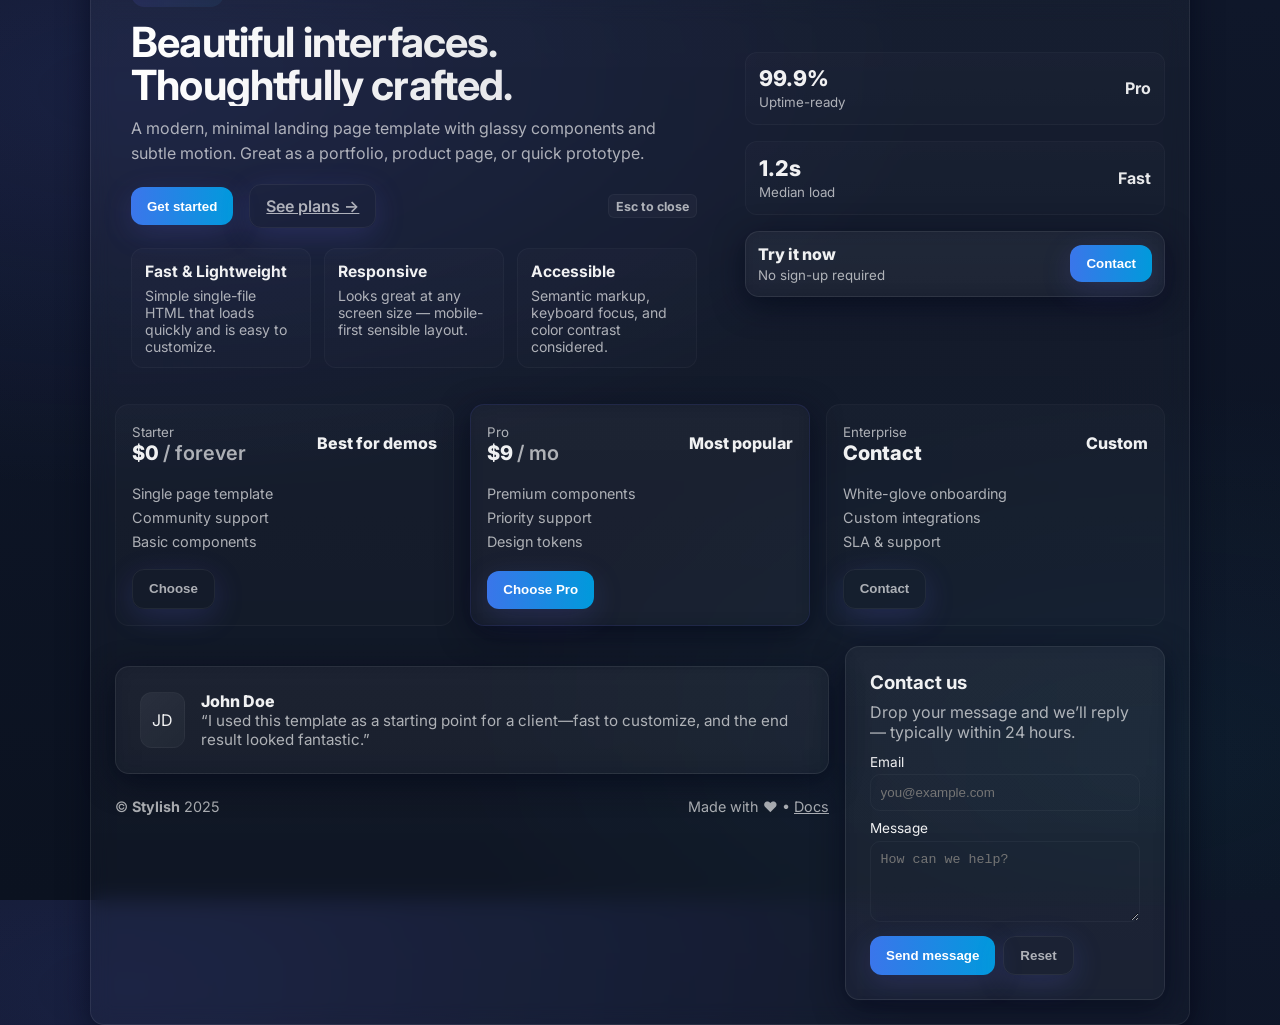
<file: hello/templates/hello/index.html>
<!DOCTYPE html>
<html lang="en">
  <head>
    <meta charset="utf-8" />
    <meta name="viewport" content="width=device-width,initial-scale=1" />
    <title>Stylish Landing — Your Product</title>
    <meta
      name="description"
      content="A modern stylish landing page template."
    />

    <!-- Google Font -->
    <link
      href="https://fonts.googleapis.com/css2?family=Inter:wght@300;400;600;700;800&display=swap"
      rel="stylesheet"
    />

    <style>
      :root {
        --bg1: #0f172a; /* deep bg (dark mode) */
        --bg2: #0b1220;
        --card: rgba(255, 255, 255, 0.06);
        --glass: rgba(255, 255, 255, 0.06);
        --accent: 220 90% 60%;
        --accent-2: 198 100% 45%;
        --text: rgba(255, 255, 255, 0.94);
        --muted: rgba(255, 255, 255, 0.65);
        --radius: 14px;
        --glass-border: rgba(255, 255, 255, 0.08);
        --glass-blur: 10px;
        --shadow: 0 8px 30px rgba(2, 6, 23, 0.6);
        --glass-padding: 1.25rem;
        font-family: "Inter", system-ui, -apple-system, "Segoe UI", Roboto,
          "Helvetica Neue", Arial;
      }

      /* Reset & global */
      * {
        box-sizing: border-box;
      }
      html,
      body {
        height: 100%;
      }
      body {
        margin: 0;
        min-height: 100%;
        color: var(--text);
        background: radial-gradient(
            800px 400px at 10% 10%,
            rgba(99, 102, 241, 0.12),
            transparent
          ),
          radial-gradient(
            700px 380px at 90% 85%,
            rgba(56, 189, 248, 0.06),
            transparent
          ),
          linear-gradient(180deg, var(--bg1), var(--bg2));
        -webkit-font-smoothing: antialiased;
        -moz-osx-font-smoothing: grayscale;
        padding: 2rem;
        display: flex;
        align-items: center;
        justify-content: center;
        gap: 2rem;
      }

      .container {
        width: 100%;
        max-width: 1100px;
        margin: 0 auto;
      }

      /* Glass panel */
      .card {
        background: linear-gradient(
          180deg,
          rgba(255, 255, 255, 0.03),
          rgba(255, 255, 255, 0.02)
        );
        border: 1px solid var(--glass-border);
        backdrop-filter: blur(var(--glass-blur));
        -webkit-backdrop-filter: blur(var(--glass-blur));
        border-radius: var(--radius);
        box-shadow: var(--shadow);
        padding: calc(var(--glass-padding) + 0.25rem);
      }

      /* Navigation */
      header {
        display: flex;
        align-items: center;
        justify-content: space-between;
        gap: 1rem;
        margin-bottom: 1.25rem;
      }
      .brand {
        display: flex;
        gap: 0.75rem;
        align-items: center;
        text-decoration: none;
        color: var(--text);
      }
      .logo {
        width: 44px;
        height: 44px;
        border-radius: 10px;
        display: inline-grid;
        place-items: center;
        background: linear-gradient(
          135deg,
          hsl(var(--accent) / 1),
          hsl(var(--accent-2) / 1)
        );
        color: white;
        font-weight: 800;
        font-size: 1.05rem;
        box-shadow: 0 6px 18px rgba(99, 102, 241, 0.16);
      }
      nav ul {
        list-style: none;
        display: flex;
        gap: 1rem;
        align-items: center;
        margin: 0;
        padding: 0;
      }
      nav a {
        color: var(--muted);
        text-decoration: none;
        font-weight: 600;
        padding: 0.5rem 0.6rem;
        border-radius: 8px;
      }
      nav a:hover {
        color: var(--text);
        background: rgba(255, 255, 255, 0.02);
      }

      /* Hero */
      .hero {
        display: grid;
        grid-template-columns: 1fr 420px;
        gap: 2rem;
        align-items: center;
      }
      .hero-left {
        padding: 1rem;
      }
      .eyebrow {
        display: inline-block;
        font-weight: 700;
        color: rgba(255, 255, 255, 0.85);
        background: linear-gradient(
          90deg,
          rgba(99, 102, 241, 0.12),
          rgba(56, 189, 248, 0.07)
        );
        padding: 0.35rem 0.6rem;
        border-radius: 999px;
        margin-bottom: 0.9rem;
        font-size: 0.82rem;
      }
      h1 {
        margin: 0 0 0.6rem 0;
        font-size: clamp(1.6rem, 3.6vw, 2.6rem);
        line-height: 1.02;
        letter-spacing: -0.02em;
        background: linear-gradient(90deg, #fff, rgba(255, 255, 255, 0.85));
        -webkit-background-clip: text;
        background-clip: text;
        color: transparent;
      }
      p.lead {
        margin: 0 0 1.15rem 0;
        color: var(--muted);
        max-width: 56ch;
        line-height: 1.55;
      }
      .cta-row {
        display: flex;
        gap: 1rem;
        align-items: center;
        margin-top: 0.75rem;
      }
      .btn {
        display: inline-flex;
        gap: 0.6rem;
        align-items: center;
        border: 0;
        padding: 0.7rem 1rem;
        font-weight: 700;
        border-radius: 12px;
        cursor: pointer;
        background: linear-gradient(
          90deg,
          hsl(var(--accent) / 0.95),
          hsl(var(--accent-2) / 0.95)
        );
        color: white;
        box-shadow: 0 8px 30px rgba(99, 102, 241, 0.18);
      }
      .btn.ghost {
        background: transparent;
        border: 1px solid rgba(255, 255, 255, 0.06);
        color: var(--muted);
        font-weight: 600;
      }

      /* Feature grid */
      .features {
        margin-top: 1.25rem;
        display: grid;
        grid-template-columns: repeat(3, 1fr);
        gap: 0.85rem;
      }
      .feature {
        padding: 0.8rem;
        border-radius: 12px;
        background: linear-gradient(
          180deg,
          rgba(255, 255, 255, 0.018),
          rgba(255, 255, 255, 0.01)
        );
        border: 1px solid rgba(255, 255, 255, 0.03);
      }
      .feature h4 {
        margin: 0 0 0.35rem 0;
        font-size: 0.98rem;
      }
      .feature p {
        margin: 0;
        font-size: 0.88rem;
        color: var(--muted);
      }

      /* Right column card */
      .hero-right {
        display: flex;
        flex-direction: column;
        gap: 1rem;
      }
      .stat {
        display: flex;
        align-items: center;
        justify-content: space-between;
        gap: 0.6rem;
        padding: 0.8rem;
        border-radius: 12px;
        background: linear-gradient(
          180deg,
          rgba(255, 255, 255, 0.02),
          rgba(255, 255, 255, 0.01)
        );
        border: 1px solid rgba(255, 255, 255, 0.03);
      }
      .stat .num {
        font-weight: 800;
        font-size: 1.35rem;
      }
      .stat small {
        color: var(--muted);
      }

      /* Cards / Pricing */
      .cards {
        display: grid;
        grid-template-columns: repeat(3, 1fr);
        gap: 1rem;
        margin-top: 1.25rem;
      }
      .plan {
        padding: 1rem;
        border-radius: 14px;
        background: linear-gradient(
          180deg,
          rgba(255, 255, 255, 0.02),
          rgba(255, 255, 255, 0.01)
        );
        border: 1px solid rgba(255, 255, 255, 0.03);
        display: flex;
        flex-direction: column;
        gap: 0.75rem;
        transition: transform 0.28s ease, box-shadow 0.28s ease;
      }
      .plan:hover {
        transform: translateY(-8px);
        box-shadow: 0 16px 50px rgba(2, 6, 23, 0.6);
      }
      .price {
        font-size: 1.25rem;
        font-weight: 800;
      }
      .features-list {
        list-style: none;
        padding: 0;
        margin: 0;
        color: var(--muted);
      }
      .features-list li {
        margin: 0.45rem 0;
        font-size: 0.9rem;
      }

      /* testimonial */
      .testimonial {
        margin-top: 1.25rem;
        display: flex;
        gap: 1rem;
        align-items: center;
      }
      .avatar {
        width: 56px;
        height: 56px;
        border-radius: 12px;
        display: grid;
        place-items: center;
        background: linear-gradient(
          135deg,
          rgba(255, 255, 255, 0.06),
          rgba(255, 255, 255, 0.03)
        );
        border: 1px solid rgba(255, 255, 255, 0.03);
      }
      .quote {
        color: var(--muted);
        font-size: 0.95rem;
      }

      footer {
        margin-top: 1.5rem;
        display: flex;
        justify-content: space-between;
        gap: 1rem;
        align-items: center;
        color: var(--muted);
        font-size: 0.9rem;
      }

      /* mobile */
      @media (max-width: 980px) {
        .hero {
          grid-template-columns: 1fr;
        }
        .features {
          grid-template-columns: repeat(2, 1fr);
        }
        .cards {
          grid-template-columns: repeat(1, 1fr);
        }
        nav ul {
          display: none;
        }
        .mobile-only {
          display: inline-flex;
        }
      }
      @media (max-width: 560px) {
        .features {
          grid-template-columns: 1fr;
        }
        .eyebrow {
          font-size: 0.76rem;
          padding: 0.3rem 0.5rem;
        }
      }

      /* utility */
      .muted {
        color: var(--muted);
      }
      .center {
        text-align: center;
      }
      .kbd {
        display: inline-block;
        background: rgba(255, 255, 255, 0.03);
        border: 1px solid rgba(255, 255, 255, 0.04);
        padding: 0.2rem 0.45rem;
        border-radius: 6px;
        font-weight: 700;
        font-size: 0.78rem;
        color: var(--muted);
      }

      /* small animations */
      .fade-in {
        animation: fadeIn 0.7s ease both;
      }
      @keyframes fadeIn {
        from {
          opacity: 0;
          transform: translateY(6px);
        }
        to {
          opacity: 1;
          transform: none;
        }
      }
    </style>
  </head>
  <body>
    <main
      class="container card fade-in"
      role="main"
      aria-labelledby="site-title"
    >
      <header>
        <a class="brand" href="#" aria-label="Home">
          <span class="logo" aria-hidden="true">S</span>
          <div>
            <div style="font-weight: 800">Stylish</div>
            <div
              style="font-size: 0.82rem; color: var(--muted); margin-top: 2px"
            >
              Landing template
            </div>
          </div>
        </a>

        <!-- Desktop nav -->
        <nav aria-label="Primary">
          <ul>
            <li><a href="#features">Features</a></li>
            <li><a href="#plans">Plans</a></li>
            <li><a href="#contact">Contact</a></li>
            <li>
              <button
                class="btn ghost"
                id="themeToggle"
                aria-pressed="false"
                title="Toggle theme"
              >
                Toggle
              </button>
            </li>
          </ul>
        </nav>

        <!-- Mobile menu button -->
        <button
          id="menuButton"
          class="mobile-only btn ghost"
          aria-expanded="false"
          aria-controls="mobileMenu"
          title="Open menu"
        >
          Menu
        </button>
      </header>

      <section class="hero">
        <div class="hero-left">
          <span class="eyebrow">New • 2025</span>
          <h1 id="site-title">Beautiful interfaces. Thoughtfully crafted.</h1>
          <p class="lead">
            A modern, minimal landing page template with glassy components and
            subtle motion. Great as a portfolio, product page, or quick
            prototype.
          </p>

          <div class="cta-row" role="region" aria-label="Actions">
            <button class="btn" onclick="alert('Welcome! 🎉')">
              Get started
            </button>
            <a class="btn ghost" href="#plans">See plans →</a>
            <span style="margin-left: auto" class="kbd">Esc to close</span>
          </div>

          <div class="features" id="features" aria-hidden="false">
            <div class="feature">
              <h4>Fast & Lightweight</h4>
              <p>
                Simple single-file HTML that loads quickly and is easy to
                customize.
              </p>
            </div>
            <div class="feature">
              <h4>Responsive</h4>
              <p>
                Looks great at any screen size — mobile-first sensible layout.
              </p>
            </div>
            <div class="feature">
              <h4>Accessible</h4>
              <p>
                Semantic markup, keyboard focus, and color contrast considered.
              </p>
            </div>
          </div>
        </div>

        <aside class="hero-right" aria-label="Quick stats">
          <div class="stat">
            <div>
              <div class="num">99.9%</div>
              <small class="muted">Uptime-ready</small>
            </div>
            <div style="font-weight: 700; color: rgba(255, 255, 255, 0.9)">
              Pro
            </div>
          </div>

          <div class="stat">
            <div>
              <div class="num">1.2s</div>
              <small class="muted">Median load</small>
            </div>
            <div style="font-weight: 700; color: rgba(255, 255, 255, 0.9)">
              Fast
            </div>
          </div>

          <div class="card" style="padding: 0.75rem">
            <div
              style="
                display: flex;
                justify-content: space-between;
                align-items: center;
              "
            >
              <div>
                <div style="font-weight: 800">Try it now</div>
                <small class="muted">No sign-up required</small>
              </div>
              <button
                class="btn"
                onclick="document.getElementById('contact').scrollIntoView({behavior:'smooth'})"
              >
                Contact
              </button>
            </div>
          </div>
        </aside>

        <!-- Mobile menu content (visually hidden by default) -->
      </section>

      <!-- Pricing / Cards -->
      <section id="plans" class="cards" aria-label="Pricing plans">
        <div class="plan">
          <div
            style="
              display: flex;
              justify-content: space-between;
              align-items: center;
            "
          >
            <div>
              <small class="muted">Starter</small>
              <div class="price">
                $0 <span class="muted" style="font-weight: 600">/ forever</span>
              </div>
            </div>
            <div style="font-weight: 800">Best for demos</div>
          </div>
          <ul class="features-list">
            <li>Single page template</li>
            <li>Community support</li>
            <li>Basic components</li>
          </ul>
          <div style="margin-top: auto">
            <button class="btn ghost" onclick="alert('You chose Starter')">
              Choose
            </button>
          </div>
        </div>

        <div
          class="plan card"
          style="border: 1px solid rgba(99, 102, 241, 0.12)"
        >
          <div
            style="
              display: flex;
              justify-content: space-between;
              align-items: center;
            "
          >
            <div>
              <small class="muted">Pro</small>
              <div class="price">
                $9 <span class="muted" style="font-weight: 600">/ mo</span>
              </div>
            </div>
            <div style="font-weight: 800">Most popular</div>
          </div>
          <ul class="features-list">
            <li>Premium components</li>
            <li>Priority support</li>
            <li>Design tokens</li>
          </ul>
          <div style="margin-top: auto">
            <button class="btn" onclick="alert('You chose Pro — thanks!')">
              Choose Pro
            </button>
          </div>
        </div>

        <div class="plan">
          <div
            style="
              display: flex;
              justify-content: space-between;
              align-items: center;
            "
          >
            <div>
              <small class="muted">Enterprise</small>
              <div class="price">Contact</div>
            </div>
            <div style="font-weight: 800">Custom</div>
          </div>
          <ul class="features-list">
            <li>White-glove onboarding</li>
            <li>Custom integrations</li>
            <li>SLA & support</li>
          </ul>
          <div style="margin-top: auto">
            <button class="btn ghost" onclick="alert('We will contact you')">
              Contact
            </button>
          </div>
        </div>
      </section>

      <!-- testimonial + contact -->
      <section
        style="
          margin-top: 1.25rem;
          display: grid;
          grid-template-columns: 1fr 320px;
          gap: 1rem;
          align-items: start;
        "
      >
        <div>
          <div class="testimonial card">
            <div class="avatar">JD</div>
            <div>
              <div style="font-weight: 800">John Doe</div>
              <div class="quote">
                “I used this template as a starting point for a client—fast to
                customize, and the end result looked fantastic.”
              </div>
            </div>
          </div>

          <footer>
            <div>© <strong>Stylish</strong> 2025</div>
            <div class="muted">
              Made with ♥ •
              <a href="#" style="color: inherit; text-decoration: underline"
                >Docs</a
              >
            </div>
          </footer>
        </div>

        <aside id="contact" class="card" aria-labelledby="contact-title">
          <h3 id="contact-title" style="margin: 0 0 0.5rem 0">Contact us</h3>
          <p class="muted" style="margin: 0 0 0.75rem 0">
            Drop your message and we’ll reply — typically within 24 hours.
          </p>

          <form onsubmit="submitForm(event)" novalidate>
            <label
              style="display: block; font-size: 0.85rem; margin-bottom: 0.3rem"
              >Email</label
            >
            <input
              id="email"
              type="email"
              required
              placeholder="you@example.com"
              style="
                width: 100%;
                padding: 0.6rem;
                border-radius: 10px;
                border: 1px solid rgba(255, 255, 255, 0.04);
                background: transparent;
                color: var(--text);
                margin-bottom: 0.6rem;
              "
            />

            <label
              style="display: block; font-size: 0.85rem; margin-bottom: 0.3rem"
              >Message</label
            >
            <textarea
              id="message"
              rows="4"
              required
              placeholder="How can we help?"
              style="
                width: 100%;
                padding: 0.6rem;
                border-radius: 10px;
                border: 1px solid rgba(255, 255, 255, 0.04);
                background: transparent;
                color: var(--text);
                margin-bottom: 0.6rem;
              "
            ></textarea>

            <div style="display: flex; gap: 0.5rem">
              <button class="btn" type="submit">Send message</button>
              <button type="reset" class="btn ghost">Reset</button>
            </div>
          </form>
        </aside>
      </section>
    </main>

    <script>
      // Mobile menu behavior (simple)
      const menuBtn = document.getElementById("menuButton");
      menuBtn?.addEventListener("click", () => {
        const expanded = menuBtn.getAttribute("aria-expanded") === "true";
        menuBtn.setAttribute("aria-expanded", String(!expanded));
        if (!expanded) {
          // create a quick mobile nav
          const panel = document.createElement("div");
          panel.id = "mobileMenu";
          panel.className = "card";
          panel.style.position = "fixed";
          panel.style.left = "1rem";
          panel.style.right = "1rem";
          panel.style.top = "6rem";
          panel.style.padding = "1rem";
          panel.style.zIndex = 9999;
          panel.innerHTML =
            '<nav><ul style="list-style:none;padding:0;margin:0;display:flex;flex-direction:column;gap:0.6rem;"><li><a href="#features">Features</a></li><li><a href="#plans">Plans</a></li><li><a href="#contact">Contact</a></li></ul></nav><div style="margin-top:0.6rem; text-align:right"><button class="btn ghost" id="closeMobile">Close</button></div>';
          document.body.appendChild(panel);
          document
            .getElementById("closeMobile")
            .addEventListener("click", () => {
              panel.remove();
              menuBtn.setAttribute("aria-expanded", "false");
            });
        } else {
          const existing = document.getElementById("mobileMenu");
          existing?.remove();
        }
      });

      // Theme toggle (light/dark-ish) — simple CSS variable swap
      const themeToggle = document.getElementById("themeToggle");
      themeToggle?.addEventListener("click", () => {
        const pressed = themeToggle.getAttribute("aria-pressed") === "true";
        if (!pressed) {
          // light-ish
          document.documentElement.style.setProperty("--bg1", "#f7f9fc");
          document.documentElement.style.setProperty("--bg2", "#eef4ff");
          document.documentElement.style.setProperty("--text", "#0b1220");
          document.documentElement.style.setProperty(
            "--muted",
            "rgba(11,18,32,0.6)"
          );
          document.documentElement.style.setProperty(
            "--glass-border",
            "rgba(11,18,32,0.06)"
          );
          document.documentElement.style.setProperty(
            "--shadow",
            "0 8px 30px rgba(2,6,23,0.06)"
          );
          themeToggle.setAttribute("aria-pressed", "true");
        } else {
          // revert dark
          document.documentElement.style.removeProperty("--bg1");
          document.documentElement.style.removeProperty("--bg2");
          document.documentElement.style.removeProperty("--text");
          document.documentElement.style.removeProperty("--muted");
          document.documentElement.style.removeProperty("--glass-border");
          document.documentElement.style.removeProperty("--shadow");
          themeToggle.setAttribute("aria-pressed", "false");
        }
      });

      // Small form handler
      function submitForm(e) {
        e.preventDefault();
        const email = document.getElementById("email").value.trim();
        const msg = document.getElementById("message").value.trim();
        if (!email || !msg) {
          alert("Please provide an email and a message.");
          return;
        }
        // demo: show toast then reset
        alert("Thanks! We received your message. (Demo)");
        e.target.reset();
      }

      // keyboard escape close mobile
      window.addEventListener("keydown", (ev) => {
        if (ev.key === "Escape") {
          const mobile = document.getElementById("mobileMenu");
          mobile?.remove();
          menuBtn?.setAttribute("aria-expanded", "false");
        }
      });
    </script>
  </body>
</html>
</file>
